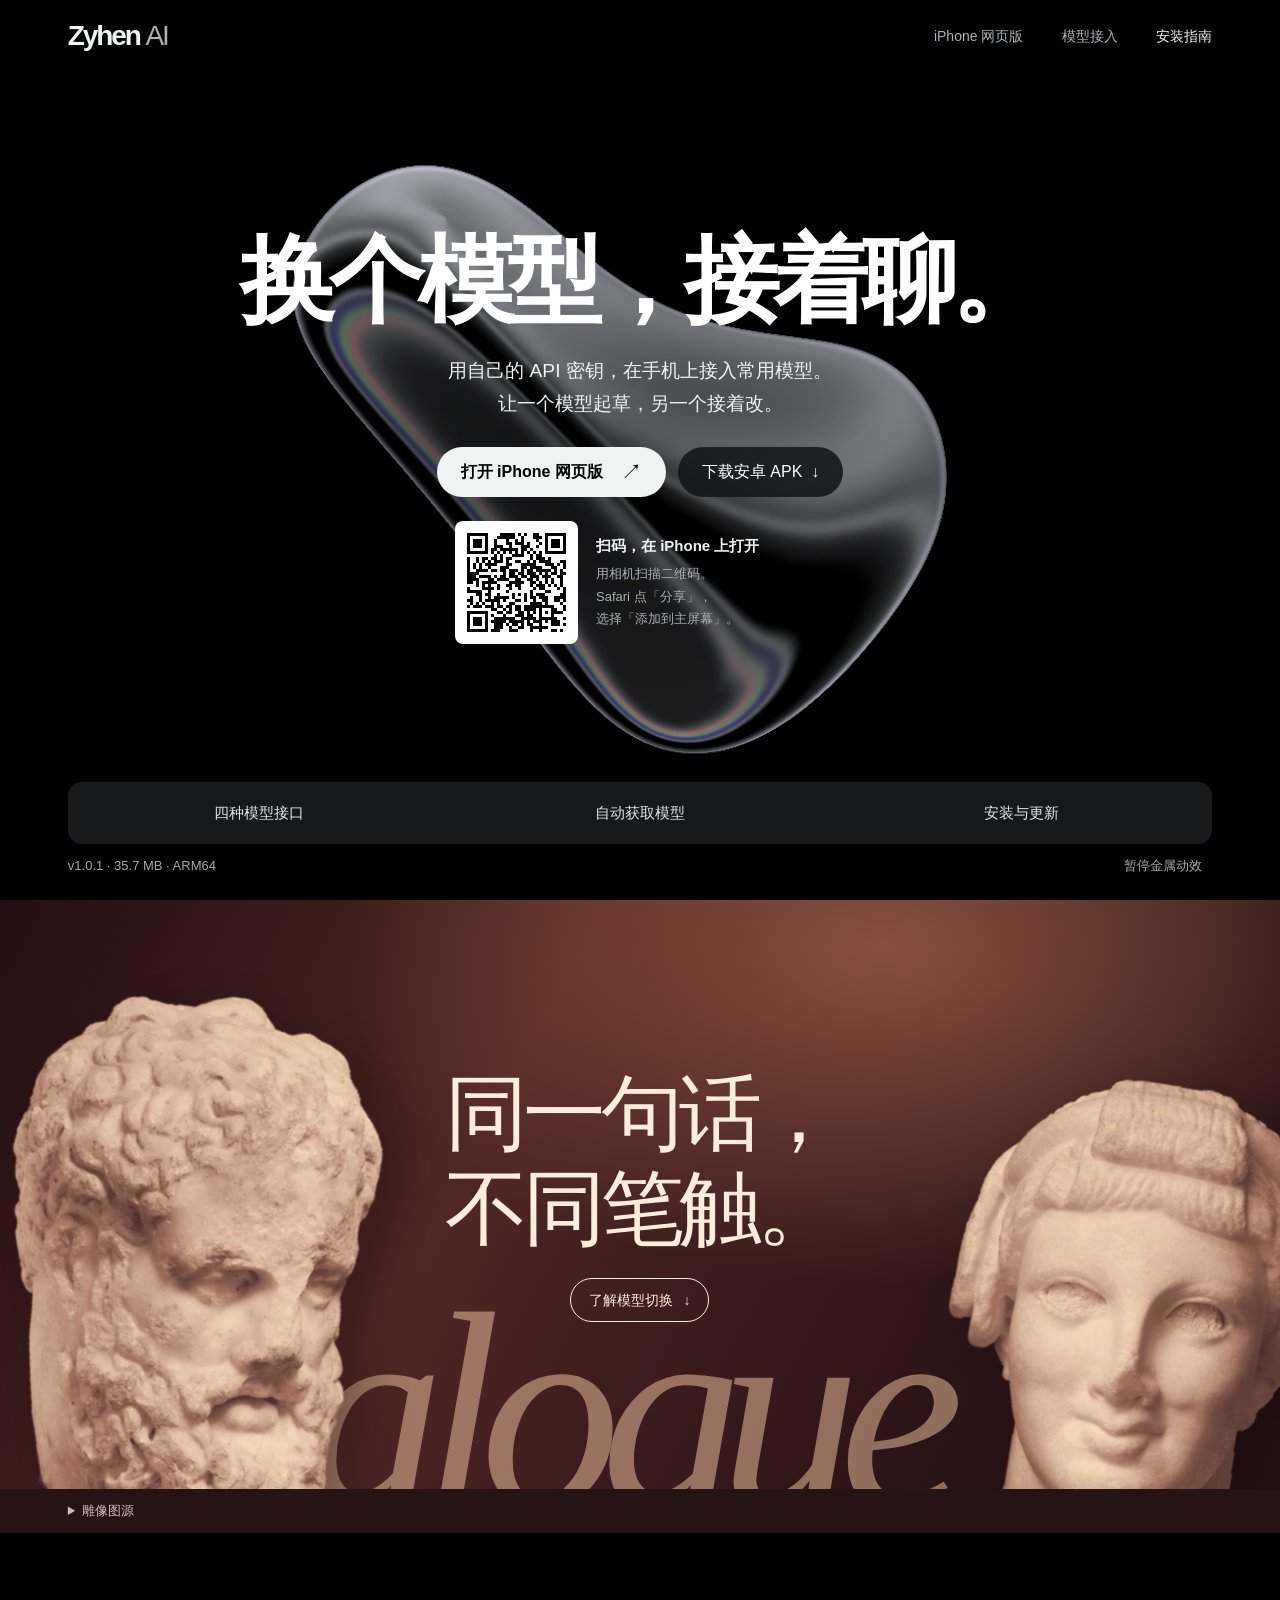
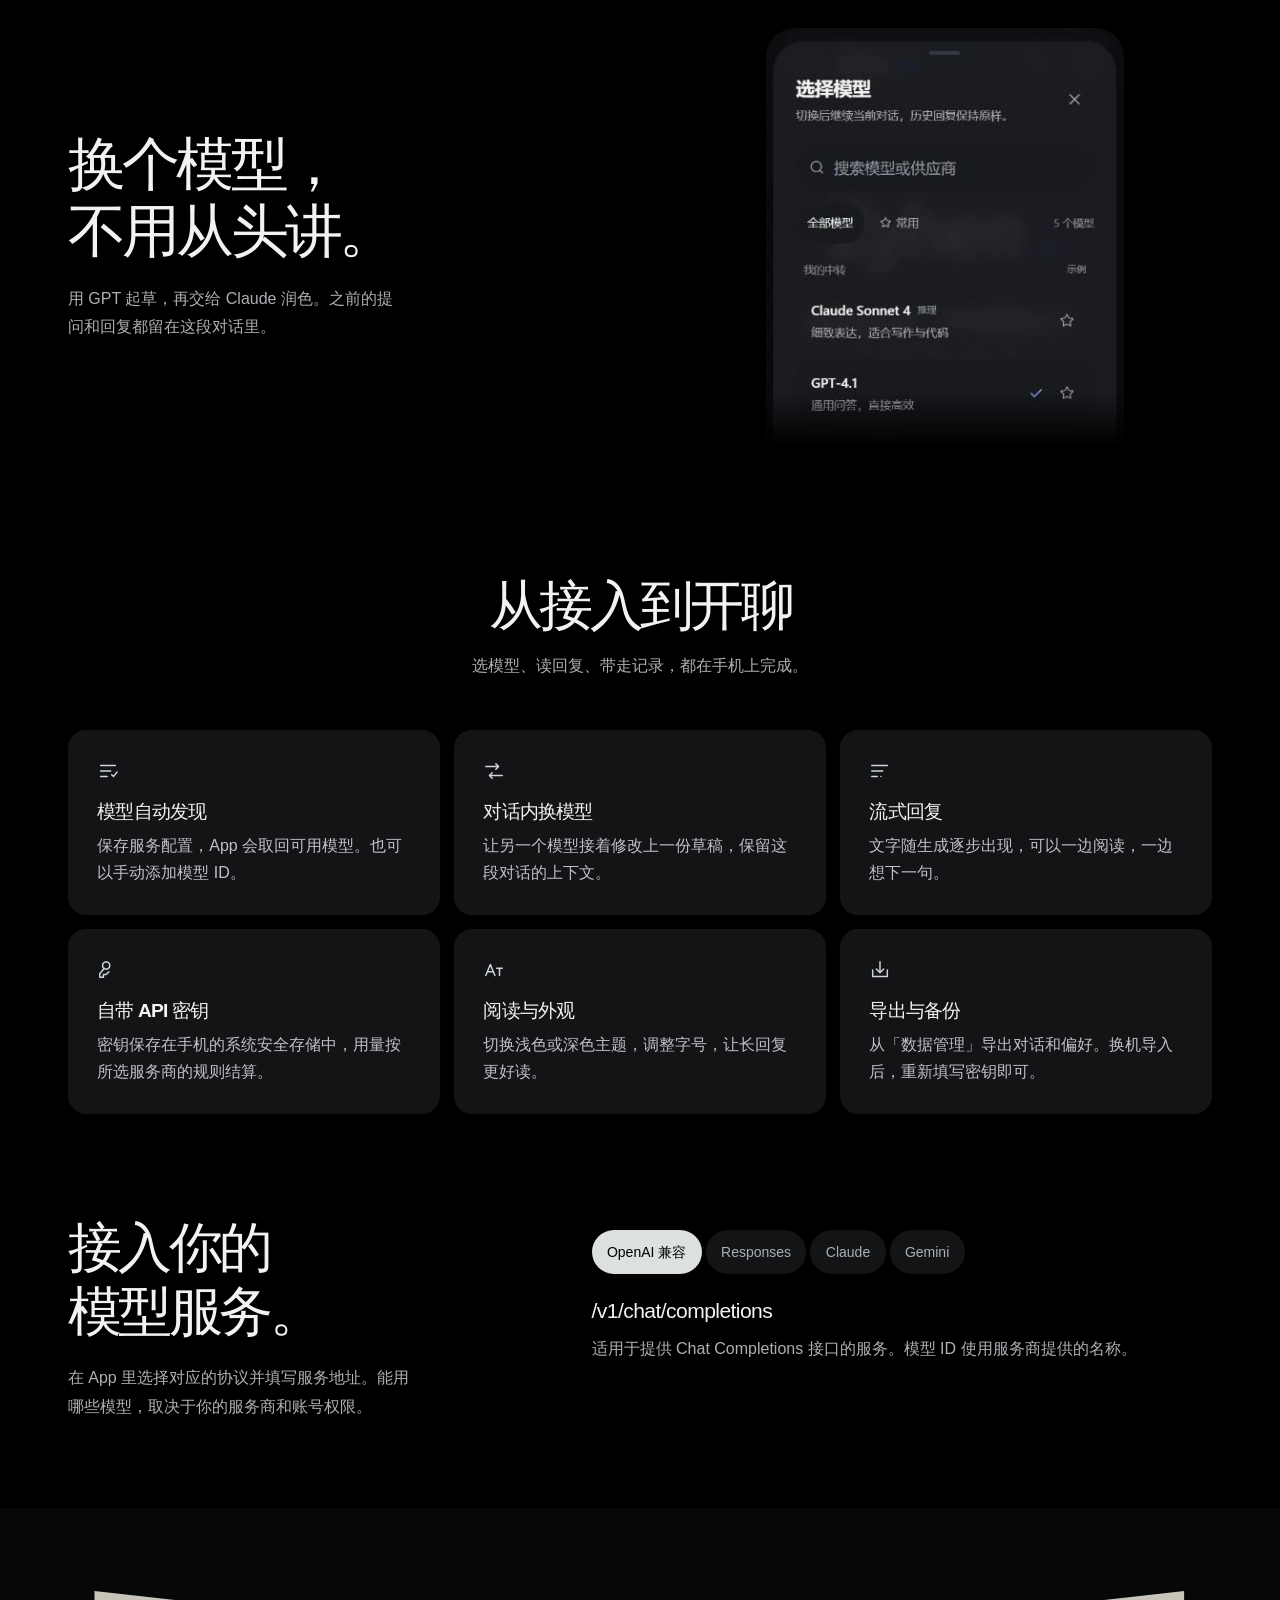
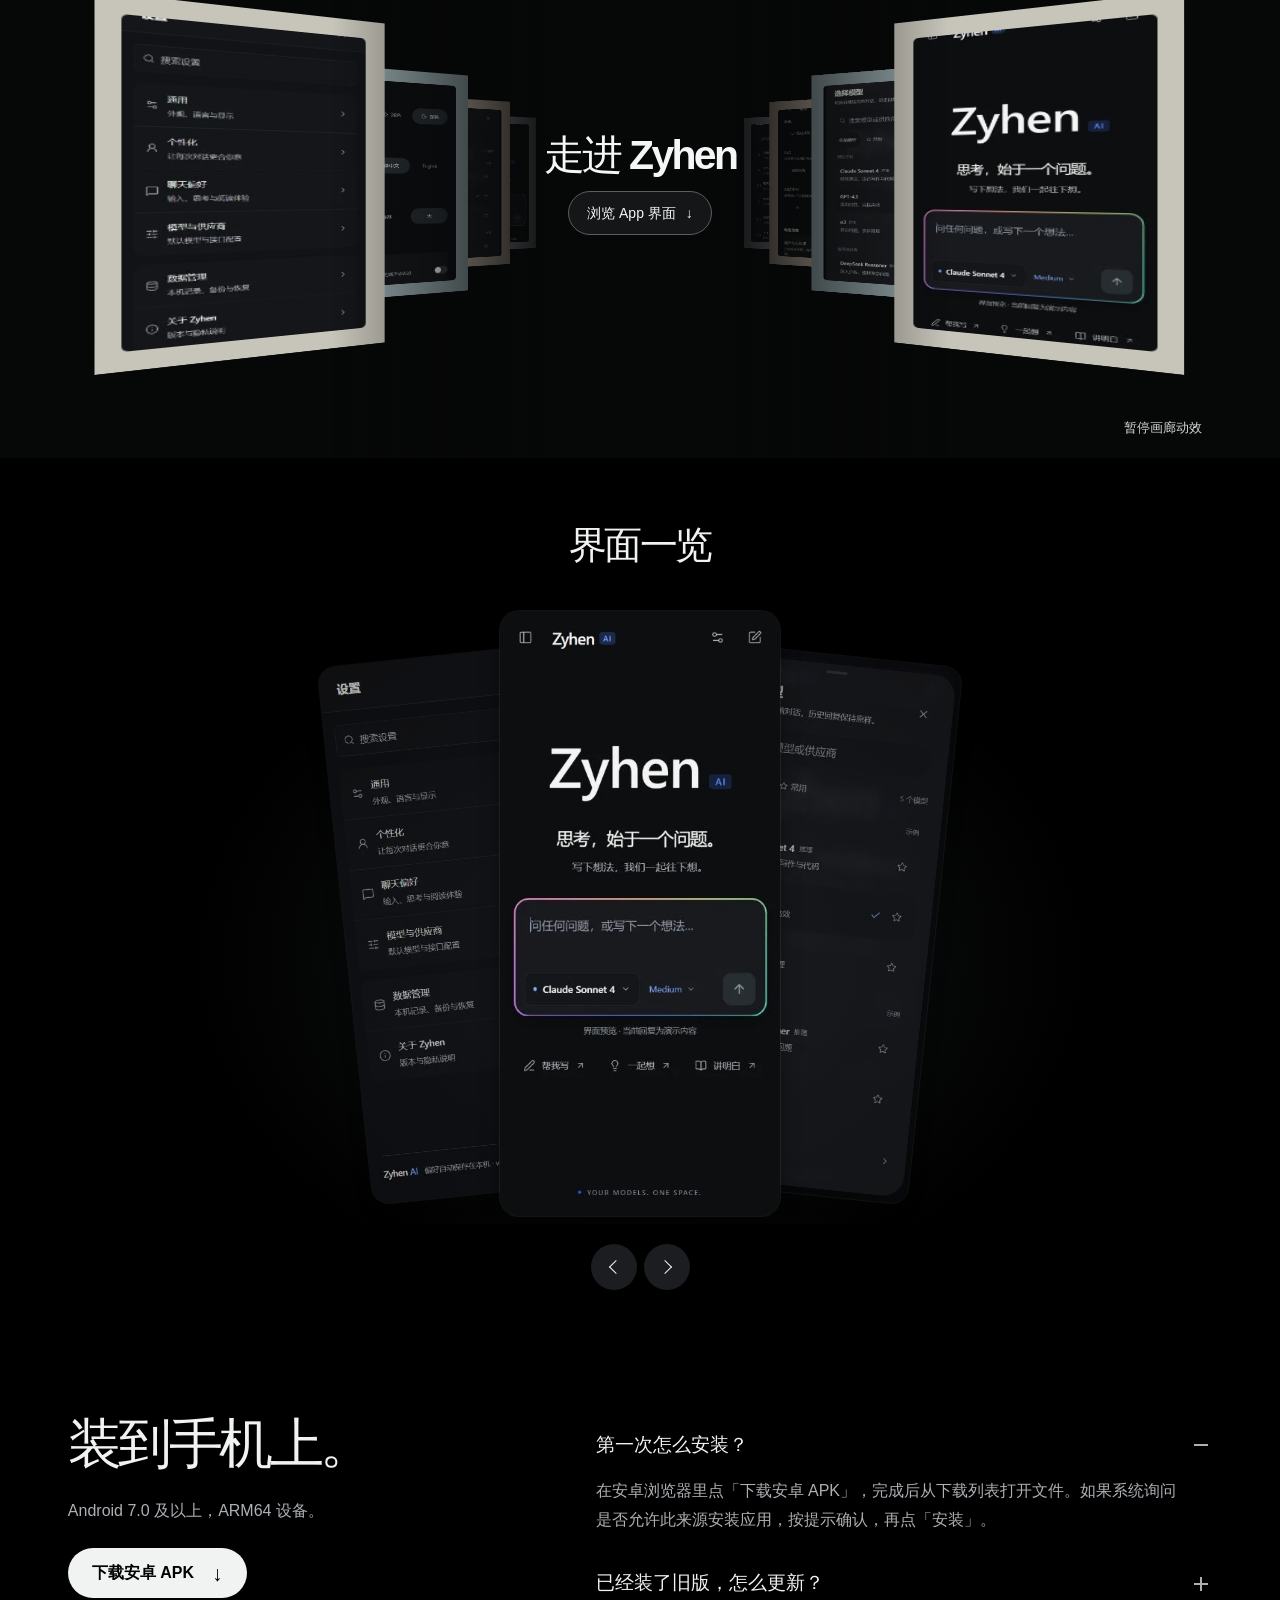
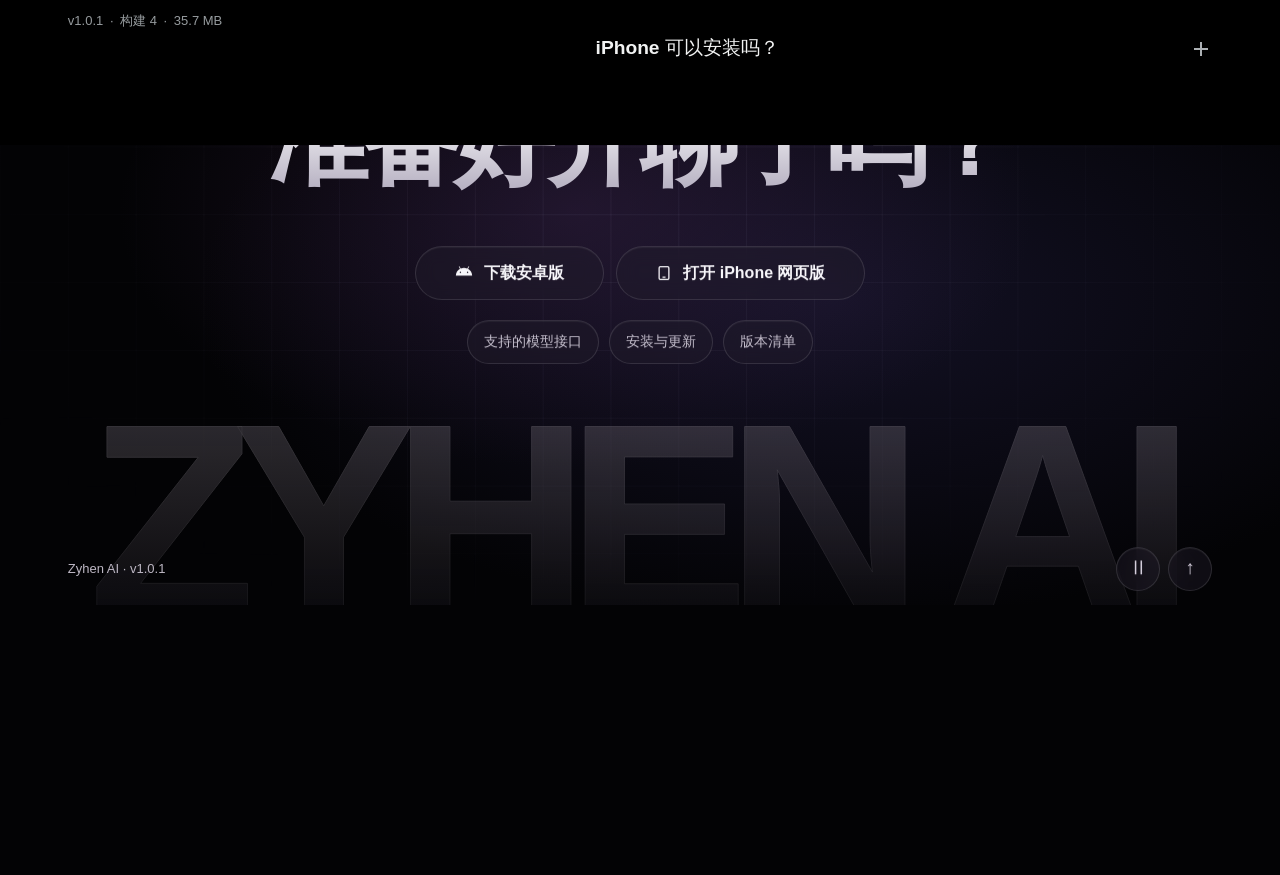
<file: index.html>
<!doctype html>
<html lang="zh-CN">
<head>
  <meta charset="utf-8"><meta name="viewport" content="width=device-width,initial-scale=1,viewport-fit=cover">
  <meta name="theme-color" content="#000000"><meta name="description" content="Zyhen AI 是自带密钥的手机 AI 客户端。在同一段对话里切换模型，打开 iPhone 网页版，或下载 Android 安装包。">
  <link  rel="icon" href="media/icon.png"><title>Zyhen AI · 手机 AI 客户端</title>
  <script type="module" crossorigin src="./assets/index-BeRY33ts.js"></script>
  <link rel="stylesheet" crossorigin href="./assets/index-DDs6SQxK.css">
</head>
<body id="top">
  <a class="skip" href="#main">跳到正文</a>
  <header class="mast"><div class="wrap mast-inner"><a class="brand" href="#top" aria-label="Zyhen AI 首页">Zyhen<span>AI</span></a><nav aria-label="官网导航"><a data-zyhen-web-app href="./app/">iPhone 网页版</a><a class="nav-extra" href="#connect">模型接入</a><a class="nav-download" href="#install">安装指南</a></nav></div></header>
  <main id="main">
    <section class="metal-hero" aria-labelledby="hero-title">
      <div class="metal-art" aria-hidden="true"><video  muted loop playsinline preload="none" poster="media/silver-drop.webp" data-src="media/silver-drop.mp4" width="880" height="672"></video></div>
      <div class="metal-copy wrap">
        <h1 id="hero-title"><span>换个模型，</span><span>接着聊。</span></h1>
        <p>用自己的 API 密钥，在手机上接入常用模型。<br>让一个模型起草，另一个接着改。</p>
        <div class="metal-actions"><a class="download" data-zyhen-web-app href="./app/">打开 iPhone 网页版 <span aria-hidden="true">↗</span></a><a class="metal-secondary" href="Zyhen-AI-1.0.1-b4-arm64.apk" download>下载安卓 APK <span aria-hidden="true">↓</span></a></div>
        <figure class="web-access" aria-labelledby="web-access-title">
          <a class="web-qr" href="./app/" aria-label="打开二维码对应的 Zyhen AI 网页版"><img  src="media/iphone-web-qr.png" width="246" height="246" alt="Zyhen AI 网页版访问二维码"></a>
          <figcaption><strong id="web-access-title">扫码，在 iPhone 上打开</strong><p>用相机扫描二维码。<br>Safari 点「分享」，<br>选择「添加到主屏幕」。</p></figcaption>
        </figure>
      </div>
      <div class="metal-foot wrap"><div class="metal-strip"><a href="#connect">四种模型接口</a><a href="#features">自动获取模型</a><a href="#install">安装与更新</a></div>
      <div class="metal-meta"><span>v1.0.1 · 35.7 MB · ARM64</span><button type="button" class="edition-toggle" hidden>暂停金属动效</button></div></div>
    </section>
    <section id="atelier" class="atelier" aria-labelledby="atelier-title">
      <div class="atelier-scene">
        <div class="atelier-light" aria-hidden="true"></div>
        <img  class="sculpture sculpture-left" src="media/herakles.webp" alt="" width="448" height="632" loading="lazy">
        <img  class="sculpture sculpture-right" src="media/apollo.webp" alt="" width="470" height="600" loading="lazy">
        <div class="atelier-copy"><h2 id="atelier-title">同一句话，<br>不同笔触。</h2><a href="#reader">了解模型切换 <span aria-hidden="true">↓</span></a></div>
        <div class="atelier-type" aria-hidden="true">Dialogue</div>
        <div class="atelier-curtain" aria-hidden="true"><div class="meander"></div><span>Zyhen</span></div>
        <button class="atelier-skip" type="button" hidden>跳过动画</button>
      </div>
      <details class="art-credit"><summary>雕像图源</summary><p>大都会艺术博物馆开放馆藏 · <a href="https://www.metmuseum.org/art/collection/search/250678">赫拉克勒斯头像</a>、<a href="https://www.metmuseum.org/art/collection/search/255057">阿波罗头像</a> · <a href="https://creativecommons.org/publicdomain/zero/1.0/">CC0</a>，经裁切与调色。</p></details>
    </section>
    <section id="reader" class="chapter wrap" aria-labelledby="reader-title">
      <div class="chapter-intro"><h2 id="reader-title">换个模型，<br>不用从头讲。</h2><p>用 GPT 起草，再交给 Claude 润色。之前的提问和回复都留在这段对话里。</p></div>
      <figure class="model-detail"><img  src="media/models.webp" width="375" height="811" alt="App 的模型选择面板，列有 Claude Sonnet 4 和 GPT-4.1，当前勾选 GPT-4.1。" loading="lazy"></figure>
    </section>
    <section id="features" class="feature-section wrap" aria-labelledby="features-title"><div class="feature-intro"><h2 id="features-title">从接入到开聊</h2><p>选模型、读回复、带走记录，都在手机上完成。</p></div><div class="feature-grid">
        <article><svg aria-hidden="true" width="22" height="22" viewBox="0 0 24 24" fill="none" stroke="currentColor" stroke-width="1.6" stroke-linecap="round" stroke-linejoin="round"><path d="M4 6h16M4 12h11M4 18h7m5-2 2 2 4-5"/></svg><h3>模型自动发现</h3><p>保存服务配置，App 会取回可用模型。也可以手动添加模型 ID。</p></article>
        <article><svg aria-hidden="true" width="22" height="22" viewBox="0 0 24 24" fill="none" stroke="currentColor" stroke-width="1.6" stroke-linecap="round" stroke-linejoin="round"><path d="M3 7h14l-3-3m7 13H7l3 3M17 7l-3 3M7 17l3-3"/></svg><h3>对话内换模型</h3><p>让另一个模型接着修改上一份草稿，保留这段对话的上下文。</p></article>
        <article><svg aria-hidden="true" width="22" height="22" viewBox="0 0 24 24" fill="none" stroke="currentColor" stroke-width="1.6" stroke-linecap="round" stroke-linejoin="round"><path d="M3 6h17M3 12h12M3 18h6m4 0h.01"/></svg><h3>流式回复</h3><p>文字随生成逐步出现，可以一边阅读，一边想下一句。</p></article>
        <article><svg aria-hidden="true" width="22" height="22" viewBox="0 0 24 24" fill="none" stroke="currentColor" stroke-width="1.6" stroke-linecap="round" stroke-linejoin="round"><path d="M14 7a4 4 0 1 0 0 .1m-6 3L3 16v4h4v-3h3l3-3"/></svg><h3>自带 API 密钥</h3><p>密钥保存在手机的系统安全存储中，用量按所选服务商的规则结算。</p></article>
        <article><svg aria-hidden="true" width="22" height="22" viewBox="0 0 24 24" fill="none" stroke="currentColor" stroke-width="1.6" stroke-linecap="round" stroke-linejoin="round"><path d="M3 18l5-12 5 12M5 14h6m4-4h6m-3 0v8"/></svg><h3>阅读与外观</h3><p>切换浅色或深色主题，调整字号，让长回复更好读。</p></article>
        <article><svg aria-hidden="true" width="22" height="22" viewBox="0 0 24 24" fill="none" stroke="currentColor" stroke-width="1.6" stroke-linecap="round" stroke-linejoin="round"><path d="M4 12v7h16v-7M12 3v12m-4-4 4 4 4-4"/></svg><h3>导出与备份</h3><p>从「数据管理」导出对话和偏好。换机导入后，重新填写密钥即可。</p></article>
      </div></section>
    <section id="connect" class="chapter wrap" aria-labelledby="connect-title"><div class="chapter-intro"><h2 id="connect-title">接入你的<br>模型服务。</h2><p>在 App 里选择对应的协议并填写服务地址。能用哪些模型，取决于你的服务商和账号权限。</p></div><div id="protocols" class="connections"><h3>支持的接口</h3><p>OpenAI 兼容、OpenAI Responses、Claude Messages、Gemini。</p></div></section>
    <section id="endless" class="passage" aria-labelledby="passage-title"><div class="passage-walls" aria-hidden="true"><div class="passage-plane left" style="--slot:0"><img  src="media/composer.webp" width="375" height="811" loading="lazy" alt=""></div><div class="passage-plane left" style="--slot:1"><img  src="media/models.webp" width="375" height="811" loading="lazy" alt=""></div><div class="passage-plane left" style="--slot:2"><img  src="media/appearance.webp" width="375" height="811" loading="lazy" alt=""></div><div class="passage-plane left" style="--slot:3"><img  src="media/settings.webp" width="375" height="811" loading="lazy" alt=""></div><div class="passage-plane right" style="--slot:0"><img  src="media/settings.webp" width="375" height="811" loading="lazy" alt=""></div><div class="passage-plane right" style="--slot:1"><img  src="media/appearance.webp" width="375" height="811" loading="lazy" alt=""></div><div class="passage-plane right" style="--slot:2"><img  src="media/models.webp" width="375" height="811" loading="lazy" alt=""></div><div class="passage-plane right" style="--slot:3"><img  src="media/composer.webp" width="375" height="811" loading="lazy" alt=""></div></div><div class="passage-copy"><h2 id="passage-title">走进 Zyhen</h2><a href="#preview">浏览 App 界面 <span aria-hidden="true">↓</span></a></div><button type="button" class="edition-toggle" hidden>暂停画廊动效</button></section>
    <div id="inside" class="legacy-anchor"></div>
    <section id="preview" class="wrap" aria-labelledby="preview-title">
      <h2 id="preview-title">界面一览</h2>
      <div id="preview-screen"><figure class="deck-fallback"><img  src="media/composer.webp" alt="Zyhen AI 对话首页" width="375" height="811" loading="lazy"></figure></div>
    </section>
    <section id="install" class="chapter wrap" aria-labelledby="install-title"><div class="chapter-intro"><h2 id="install-title">装到手机上。</h2><p>Android 7.0 及以上，ARM64 设备。</p><a class="download" href="Zyhen-AI-1.0.1-b4-arm64.apk" download>下载安卓 APK <span aria-hidden="true">↓</span></a><small>v1.0.1 <b>·</b> 构建 4 <b>·</b> 35.7 MB</small></div><div id="questions"><details open><summary>第一次怎么安装？</summary><p>用安卓浏览器下载并打开 APK，在系统提示中确认安装。</p></details><details><summary>装过旧版怎么更新？</summary><p>保留旧版，打开新版安装包，选择「更新」。也可以在设置中检查更新。</p></details><details><summary>iPhone 可以安装吗？</summary><p>可以。<a href="./app/">打开 iPhone 网页版</a>，在 Safari 中点「分享」→「添加到主屏幕」。首次使用时，请在设置中配置自己的模型服务和 API 密钥；服务地址需支持浏览器跨域访问（CORS）。</p></details></div></section>
  </main>
  <footer id="footer" class="motion-footer" aria-labelledby="footer-title">
    <div class="mf-panel">
      <div class="mf-aurora" aria-hidden="true"></div>
      <div class="mf-grid" aria-hidden="true"></div>
      <div class="mf-ribbon" aria-hidden="true"><div class="mf-track">
        <span>模型切换 <i></i> 流式对话 <i></i> 自带密钥 <i></i> 本机备份 <i></i></span>
      </div></div>
      <div class="mf-content">
        <h2 id="footer-title">准备好开聊了吗？</h2>
        <div class="mf-actions">
          <a class="mf-pill" href="Zyhen-AI-1.0.1-b4-arm64.apk" download><span><svg width="20" height="20" aria-hidden="true" viewBox="0 0 24 24" fill="currentColor"><path d="m7.2 6.9-1.5-2.6.86-.5 1.54 2.65a10.5 10.5 0 0 1 7.8 0l1.54-2.65.86.5-1.5 2.6a9.8 9.8 0 0 1 5 8.2H2.2a9.8 9.8 0 0 1 5-8.2ZM7.7 12a.85.85 0 1 0 0-1.7.85.85 0 0 0 0 1.7Zm8.6 0a.85.85 0 1 0 0-1.7.85.85 0 0 0 0 1.7Z"/></svg>下载安卓版</span></a>
          <a class="mf-pill" href="./app/"><span><svg width="18" height="18" viewBox="0 0 24 24" fill="none" stroke="currentColor" stroke-width="1.7" aria-hidden="true"><path d="M7 3.5h10a1.5 1.5 0 0 1 1.5 1.5v14a1.5 1.5 0 0 1-1.5 1.5H7A1.5 1.5 0 0 1 5.5 19V5A1.5 1.5 0 0 1 7 3.5Zm3 14h4" stroke-linejoin="round"/></svg>打开 iPhone 网页版</span></a>
        </div>
        <div class="mf-links"><a href="#connect">支持的模型接口</a><a href="#install">安装与更新</a><a href="latest.json">版本清单</a></div>
      </div>
      <div class="mf-word" aria-hidden="true">ZYHEN AI</div>
      <div class="mf-bottom"><span>Zyhen AI · v1.0.1</span><div><button class="mf-toggle" type="button" aria-label="暂停页脚动效" hidden><span aria-hidden="true">Ⅱ</span></button><a class="mf-top" href="#top" aria-label="回到顶部" title="回到顶部">↑</a></div></div>
    </div>
  </footer>
</body></html>
</file>
<file: assets/index-DDs6SQxK.css>
.motion-footer{position:relative;isolation:isolate;overflow:hidden;background:#030305;scroll-margin-top:60px}.mf-panel{position:relative;isolation:isolate;overflow:hidden;background:#030305;min-height:clamp(460px,57vw,760px);display:grid;align-content:center;padding:100px 18px 135px;transform:translate3d(0,var(--curtain-offset,0px),0)}.mf-aurora,.mf-grid,.mf-word,.mf-ribbon{position:absolute;pointer-events:none;-webkit-user-select:none;-moz-user-select:none;user-select:none;z-index:-1}.mf-aurora{top:0;right:0;bottom:0;left:0;background:radial-gradient(ellipse at 45% 46%,#42275266,transparent 46%),radial-gradient(ellipse at 65% 58%,#29244f70,transparent 54%);animation:mf-breathe 9s ease-in-out alternate infinite}.mf-grid{top:0;right:0;bottom:0;left:0;background-image:linear-gradient(to right,#d9d5ff0e 1px,transparent 1px),linear-gradient(to bottom,#d9d5ff0e 1px,transparent 1px);background-size:clamp(42px,5.3vw,78px) clamp(42px,5.3vw,78px);-webkit-mask-image:radial-gradient(ellipse at center,#000 8%,transparent 82%);mask-image:radial-gradient(ellipse at center,#000 8%,transparent 82%)}.mf-ribbon{inset:6% -4% auto;overflow:hidden;padding:12px 0;transform:rotate(-2.4deg);background:#08070bab;border-block:1px solid #ffffff0b}.mf-track{display:flex;width:-moz-max-content;width:max-content;animation:mf-marquee 28s linear infinite}.mf-track span{display:flex;align-items:center;white-space:nowrap;gap:32px;padding-right:32px;font-size:13px;font-weight:600;letter-spacing:.25em;color:#aba7b4}.mf-track i{display:block;width:8px;height:8px;background:currentColor;clip-path:polygon(50% 0,62% 38%,100% 50%,62% 62%,50% 100%,38% 62%,0 50%,38% 38%);color:#9975c6}.mf-track i:nth-of-type(2n){color:#718cc7}.mf-content{position:relative;text-align:center}.mf-content h2{font-size:clamp(39px,7.8vw,112px);line-height:1.2;letter-spacing:-.07em;font-weight:710;margin:0 0 clamp(20px,3.5vw,48px);color:#e4e1e9;background:linear-gradient(#fff 17%,#b3adbf 94%);background-clip:text;-webkit-background-clip:text;-webkit-text-fill-color:transparent}.mf-actions,.mf-links,.mf-bottom,.mf-bottom>div{display:flex;align-items:center;justify-content:center}.mf-actions{gap:12px}.mf-pill{display:inline-flex;min-height:54px;align-items:stretch;color:#f7f6fa;outline-offset:5px}.mf-pill span,.mf-links a,.mf-toggle,.mf-top{background:#221d2c6b;border:1px solid #ffffff21;border-radius:999px;box-shadow:inset 0 1px #ffffff0a;backdrop-filter:blur(10px);-webkit-backdrop-filter:blur(10px)}.mf-pill span{min-height:inherit;gap:10px;padding:0 clamp(20px,3vw,40px);display:inline-flex;align-items:center;justify-content:center;font-size:16px;font-weight:600;transition:background .18s}.mf-pill:hover span,.mf-pill:focus-visible span{background:#373043aa}.mf-pill:active span{scale:.96}.mf-links{gap:10px;margin-top:20px;flex-wrap:wrap}.mf-links a{display:inline-flex;align-items:center;min-height:44px;padding:0 16px;color:#c6c0ce;font-size:14px}.mf-links a:hover{color:#fff;background:#302a37}.mf-word{bottom:-.19em;left:0;width:100%;white-space:nowrap;text-align:center;font:850 clamp(56px,21.3vw,400px)/1 Arial,sans-serif;letter-spacing:-.082em;padding-right:.07em;color:transparent;background:linear-gradient(180deg,#79737d66,#50495438 64%,#08080c 90%);background-clip:text;-webkit-background-clip:text;-webkit-text-stroke:1px #ffffff0d}.mf-bottom{position:absolute;inset:auto var(--gutter) max(14px,env(safe-area-inset-bottom));justify-content:space-between;gap:10px;color:#bdb7c4;font-size:13px}.mf-bottom>div{gap:8px}.mf-top,.mf-toggle{color:#d4cedc;display:grid;place-items:center;width:44px;height:44px;font-size:19px}.mf-toggle[hidden]{display:none}.motion-footer:not([data-visible]) .mf-aurora,.motion-footer:not([data-visible]) .mf-track,.motion-footer[data-paused] .mf-aurora,.motion-footer[data-paused] .mf-track{animation-play-state:paused}@keyframes mf-marquee{to{transform:translate(-50%)}}@keyframes mf-breathe{to{transform:translate(3%,-1%) scale(1.12);opacity:.77}}@media(max-width:640px){.mf-panel{min-height:clamp(420px,63svh,500px);padding:95px 14px 115px}.mf-actions{gap:9px}.mf-pill{min-height:50px}.mf-pill span{padding:0 18px}.mf-links{gap:5px;margin-top:15px}.mf-links a{padding:0 10px;font-size:13px}}@media(prefers-reduced-motion:reduce){.mf-panel{transform:none}.mf-aurora,.mf-track{animation:none}.mf-toggle{display:none}}@media(forced-colors:active){.mf-content h2{-webkit-text-fill-color:CanvasText}}*,:before,:after{--tw-border-spacing-x: 0;--tw-border-spacing-y: 0;--tw-translate-x: 0;--tw-translate-y: 0;--tw-rotate: 0;--tw-skew-x: 0;--tw-skew-y: 0;--tw-scale-x: 1;--tw-scale-y: 1;--tw-pan-x: ;--tw-pan-y: ;--tw-pinch-zoom: ;--tw-scroll-snap-strictness: proximity;--tw-gradient-from-position: ;--tw-gradient-via-position: ;--tw-gradient-to-position: ;--tw-ordinal: ;--tw-slashed-zero: ;--tw-numeric-figure: ;--tw-numeric-spacing: ;--tw-numeric-fraction: ;--tw-ring-inset: ;--tw-ring-offset-width: 0px;--tw-ring-offset-color: #fff;--tw-ring-color: rgb(59 130 246 / .5);--tw-ring-offset-shadow: 0 0 #0000;--tw-ring-shadow: 0 0 #0000;--tw-shadow: 0 0 #0000;--tw-shadow-colored: 0 0 #0000;--tw-blur: ;--tw-brightness: ;--tw-contrast: ;--tw-grayscale: ;--tw-hue-rotate: ;--tw-invert: ;--tw-saturate: ;--tw-sepia: ;--tw-drop-shadow: ;--tw-backdrop-blur: ;--tw-backdrop-brightness: ;--tw-backdrop-contrast: ;--tw-backdrop-grayscale: ;--tw-backdrop-hue-rotate: ;--tw-backdrop-invert: ;--tw-backdrop-opacity: ;--tw-backdrop-saturate: ;--tw-backdrop-sepia: ;--tw-contain-size: ;--tw-contain-layout: ;--tw-contain-paint: ;--tw-contain-style: }::backdrop{--tw-border-spacing-x: 0;--tw-border-spacing-y: 0;--tw-translate-x: 0;--tw-translate-y: 0;--tw-rotate: 0;--tw-skew-x: 0;--tw-skew-y: 0;--tw-scale-x: 1;--tw-scale-y: 1;--tw-pan-x: ;--tw-pan-y: ;--tw-pinch-zoom: ;--tw-scroll-snap-strictness: proximity;--tw-gradient-from-position: ;--tw-gradient-via-position: ;--tw-gradient-to-position: ;--tw-ordinal: ;--tw-slashed-zero: ;--tw-numeric-figure: ;--tw-numeric-spacing: ;--tw-numeric-fraction: ;--tw-ring-inset: ;--tw-ring-offset-width: 0px;--tw-ring-offset-color: #fff;--tw-ring-color: rgb(59 130 246 / .5);--tw-ring-offset-shadow: 0 0 #0000;--tw-ring-shadow: 0 0 #0000;--tw-shadow: 0 0 #0000;--tw-shadow-colored: 0 0 #0000;--tw-blur: ;--tw-brightness: ;--tw-contrast: ;--tw-grayscale: ;--tw-hue-rotate: ;--tw-invert: ;--tw-saturate: ;--tw-sepia: ;--tw-drop-shadow: ;--tw-backdrop-blur: ;--tw-backdrop-brightness: ;--tw-backdrop-contrast: ;--tw-backdrop-grayscale: ;--tw-backdrop-hue-rotate: ;--tw-backdrop-invert: ;--tw-backdrop-opacity: ;--tw-backdrop-saturate: ;--tw-backdrop-sepia: ;--tw-contain-size: ;--tw-contain-layout: ;--tw-contain-paint: ;--tw-contain-style: }*,:before,:after{box-sizing:border-box;border-width:0;border-style:solid;border-color:#e5e7eb}:before,:after{--tw-content: ""}html,:host{line-height:1.5;-webkit-text-size-adjust:100%;-moz-tab-size:4;-o-tab-size:4;tab-size:4;font-family:ui-sans-serif,system-ui,sans-serif,"Apple Color Emoji","Segoe UI Emoji",Segoe UI Symbol,"Noto Color Emoji";font-feature-settings:normal;font-variation-settings:normal;-webkit-tap-highlight-color:transparent}body{margin:0;line-height:inherit}hr{height:0;color:inherit;border-top-width:1px}abbr:where([title]){-webkit-text-decoration:underline dotted;text-decoration:underline dotted}h1,h2,h3,h4,h5,h6{font-size:inherit;font-weight:inherit}a{color:inherit;text-decoration:inherit}b,strong{font-weight:bolder}code,kbd,samp,pre{font-family:ui-monospace,SFMono-Regular,Menlo,Monaco,Consolas,Liberation Mono,Courier New,monospace;font-feature-settings:normal;font-variation-settings:normal;font-size:1em}small{font-size:80%}sub,sup{font-size:75%;line-height:0;position:relative;vertical-align:baseline}sub{bottom:-.25em}sup{top:-.5em}table{text-indent:0;border-color:inherit;border-collapse:collapse}button,input,optgroup,select,textarea{font-family:inherit;font-feature-settings:inherit;font-variation-settings:inherit;font-size:100%;font-weight:inherit;line-height:inherit;letter-spacing:inherit;color:inherit;margin:0;padding:0}button,select{text-transform:none}button,input:where([type=button]),input:where([type=reset]),input:where([type=submit]){-webkit-appearance:button;background-color:transparent;background-image:none}:-moz-focusring{outline:auto}:-moz-ui-invalid{box-shadow:none}progress{vertical-align:baseline}::-webkit-inner-spin-button,::-webkit-outer-spin-button{height:auto}[type=search]{-webkit-appearance:textfield;outline-offset:-2px}::-webkit-search-decoration{-webkit-appearance:none}::-webkit-file-upload-button{-webkit-appearance:button;font:inherit}summary{display:list-item}blockquote,dl,dd,h1,h2,h3,h4,h5,h6,hr,figure,p,pre{margin:0}fieldset{margin:0;padding:0}legend{padding:0}ol,ul,menu{list-style:none;margin:0;padding:0}dialog{padding:0}textarea{resize:vertical}input::-moz-placeholder,textarea::-moz-placeholder{opacity:1;color:#9ca3af}input::placeholder,textarea::placeholder{opacity:1;color:#9ca3af}button,[role=button]{cursor:pointer}:disabled{cursor:default}img,svg,video,canvas,audio,iframe,embed,object{display:block;vertical-align:middle}img,video{max-width:100%;height:auto}[hidden]:where(:not([hidden=until-found])){display:none}:root{--background: 0 0% 100%;--foreground: 240 10% 3.9%;--card: 0 0% 100%;--card-foreground: var(--foreground);--primary: 240 5.9% 10%;--primary-foreground: 0 0% 98%;--secondary: 240 4.8% 95.9%;--secondary-foreground: var(--primary);--accent: var(--secondary);--accent-foreground: var(--primary);--muted-foreground: 240 3.8% 46.1%;--destructive: 0 84.2% 60.2%;--destructive-foreground: 0 0% 98%;--border: 240 5.9% 90%;--input: var(--border);--ring: 240 10% 3.9%;--radius: .5rem}*{--tw-border-opacity: 1;border-color:hsl(var(--border) / var(--tw-border-opacity, 1))}body{--tw-bg-opacity: 1;background-color:hsl(var(--background) / var(--tw-bg-opacity, 1));--tw-text-opacity: 1;color:hsl(var(--foreground) / var(--tw-text-opacity, 1))}#root{isolation:isolate}.container{width:100%}@media(min-width:640px){.container{max-width:640px}}@media(min-width:768px){.container{max-width:768px}}@media(min-width:1024px){.container{max-width:1024px}}@media(min-width:1280px){.container{max-width:1280px}}@media(min-width:1536px){.container{max-width:1536px}}.sr-only{position:absolute;width:1px;height:1px;padding:0;margin:-1px;overflow:hidden;clip:rect(0,0,0,0);white-space:nowrap;border-width:0}.visible{visibility:visible}.fixed{position:fixed}.absolute{position:absolute}.relative{position:relative}.inset-0{top:0;right:0;bottom:0;left:0}.z-10{z-index:10}.mx-auto{margin-left:auto;margin-right:auto}.flex{display:flex}.inline-flex{display:inline-flex}.grid{display:grid}.hidden{display:none}.h-10{height:2.5rem}.h-11{height:2.75rem}.h-9{height:2.25rem}.min-h-screen{min-height:100vh}.w-10{width:2.5rem}.max-w-3xl{max-width:48rem}.max-w-7xl{max-width:80rem}.transform{transform:translate(var(--tw-translate-x),var(--tw-translate-y)) rotate(var(--tw-rotate)) skew(var(--tw-skew-x)) skewY(var(--tw-skew-y)) scaleX(var(--tw-scale-x)) scaleY(var(--tw-scale-y))}.grid-cols-1{grid-template-columns:repeat(1,minmax(0,1fr))}.flex-col{flex-direction:column}.items-center{align-items:center}.justify-center{justify-content:center}.gap-4{gap:1rem}.gap-6{gap:1.5rem}.space-y-1\.5>:not([hidden])~:not([hidden]){--tw-space-y-reverse: 0;margin-top:calc(.375rem * calc(1 - var(--tw-space-y-reverse)));margin-bottom:calc(.375rem * var(--tw-space-y-reverse))}.space-y-6>:not([hidden])~:not([hidden]){--tw-space-y-reverse: 0;margin-top:calc(1.5rem * calc(1 - var(--tw-space-y-reverse)));margin-bottom:calc(1.5rem * var(--tw-space-y-reverse))}.space-y-8>:not([hidden])~:not([hidden]){--tw-space-y-reverse: 0;margin-top:calc(2rem * calc(1 - var(--tw-space-y-reverse)));margin-bottom:calc(2rem * var(--tw-space-y-reverse))}.overflow-hidden{overflow:hidden}.whitespace-nowrap{white-space:nowrap}.rounded-full{border-radius:9999px}.rounded-lg{border-radius:var(--radius)}.rounded-md{border-radius:calc(var(--radius) - 2px)}.border{border-width:1px}.border-foreground\/20{border-color:hsl(var(--foreground) / .2)}.border-foreground\/30{border-color:hsl(var(--foreground) / .3)}.border-input{--tw-border-opacity: 1;border-color:hsl(var(--input) / var(--tw-border-opacity, 1))}.border-transparent{border-color:transparent}.bg-background{--tw-bg-opacity: 1;background-color:hsl(var(--background) / var(--tw-bg-opacity, 1))}.bg-card{--tw-bg-opacity: 1;background-color:hsl(var(--card) / var(--tw-bg-opacity, 1))}.bg-destructive{--tw-bg-opacity: 1;background-color:hsl(var(--destructive) / var(--tw-bg-opacity, 1))}.bg-foreground{--tw-bg-opacity: 1;background-color:hsl(var(--foreground) / var(--tw-bg-opacity, 1))}.bg-foreground\/10{background-color:hsl(var(--foreground) / .1)}.bg-primary{--tw-bg-opacity: 1;background-color:hsl(var(--primary) / var(--tw-bg-opacity, 1))}.bg-secondary{--tw-bg-opacity: 1;background-color:hsl(var(--secondary) / var(--tw-bg-opacity, 1))}.p-6{padding:1.5rem}.p-8{padding:2rem}.px-2\.5{padding-left:.625rem;padding-right:.625rem}.px-3{padding-left:.75rem;padding-right:.75rem}.px-4{padding-left:1rem;padding-right:1rem}.px-6{padding-left:1.5rem;padding-right:1.5rem}.px-8{padding-left:2rem;padding-right:2rem}.py-0\.5{padding-top:.125rem;padding-bottom:.125rem}.py-2{padding-top:.5rem;padding-bottom:.5rem}.py-6{padding-top:1.5rem;padding-bottom:1.5rem}.pt-0{padding-top:0}.pt-12{padding-top:3rem}.text-center{text-align:center}.text-2xl{font-size:1.5rem;line-height:2rem}.text-5xl{font-size:3rem;line-height:1}.text-lg{font-size:1.125rem;line-height:1.75rem}.text-sm{font-size:.875rem;line-height:1.25rem}.text-xl{font-size:1.25rem;line-height:1.75rem}.text-xs{font-size:.75rem;line-height:1rem}.font-bold{font-weight:700}.font-medium{font-weight:500}.font-semibold{font-weight:600}.leading-none{line-height:1}.leading-relaxed{line-height:1.625}.leading-tight{line-height:1.25}.tracking-tight{letter-spacing:-.025em}.text-background{--tw-text-opacity: 1;color:hsl(var(--background) / var(--tw-text-opacity, 1))}.text-card-foreground{--tw-text-opacity: 1;color:hsl(var(--card-foreground) / var(--tw-text-opacity, 1))}.text-destructive-foreground{--tw-text-opacity: 1;color:hsl(var(--destructive-foreground) / var(--tw-text-opacity, 1))}.text-foreground{--tw-text-opacity: 1;color:hsl(var(--foreground) / var(--tw-text-opacity, 1))}.text-foreground\/90{color:hsl(var(--foreground) / .9)}.text-muted-foreground{--tw-text-opacity: 1;color:hsl(var(--muted-foreground) / var(--tw-text-opacity, 1))}.text-primary{--tw-text-opacity: 1;color:hsl(var(--primary) / var(--tw-text-opacity, 1))}.text-primary-foreground{--tw-text-opacity: 1;color:hsl(var(--primary-foreground) / var(--tw-text-opacity, 1))}.text-secondary-foreground{--tw-text-opacity: 1;color:hsl(var(--secondary-foreground) / var(--tw-text-opacity, 1))}.underline-offset-4{text-underline-offset:4px}.shadow-2xl{--tw-shadow: 0 25px 50px -12px rgb(0 0 0 / .25);--tw-shadow-colored: 0 25px 50px -12px var(--tw-shadow-color);box-shadow:var(--tw-ring-offset-shadow, 0 0 #0000),var(--tw-ring-shadow, 0 0 #0000),var(--tw-shadow)}.shadow-sm{--tw-shadow: 0 1px 2px 0 rgb(0 0 0 / .05);--tw-shadow-colored: 0 1px 2px 0 var(--tw-shadow-color);box-shadow:var(--tw-ring-offset-shadow, 0 0 #0000),var(--tw-ring-shadow, 0 0 #0000),var(--tw-shadow)}.outline{outline-style:solid}.ring-offset-background{--tw-ring-offset-color: hsl(var(--background) / 1)}.backdrop-blur-md{--tw-backdrop-blur: blur(12px);-webkit-backdrop-filter:var(--tw-backdrop-blur) var(--tw-backdrop-brightness) var(--tw-backdrop-contrast) var(--tw-backdrop-grayscale) var(--tw-backdrop-hue-rotate) var(--tw-backdrop-invert) var(--tw-backdrop-opacity) var(--tw-backdrop-saturate) var(--tw-backdrop-sepia);backdrop-filter:var(--tw-backdrop-blur) var(--tw-backdrop-brightness) var(--tw-backdrop-contrast) var(--tw-backdrop-grayscale) var(--tw-backdrop-hue-rotate) var(--tw-backdrop-invert) var(--tw-backdrop-opacity) var(--tw-backdrop-saturate) var(--tw-backdrop-sepia)}.backdrop-blur-sm{--tw-backdrop-blur: blur(4px);-webkit-backdrop-filter:var(--tw-backdrop-blur) var(--tw-backdrop-brightness) var(--tw-backdrop-contrast) var(--tw-backdrop-grayscale) var(--tw-backdrop-hue-rotate) var(--tw-backdrop-invert) var(--tw-backdrop-opacity) var(--tw-backdrop-saturate) var(--tw-backdrop-sepia);backdrop-filter:var(--tw-backdrop-blur) var(--tw-backdrop-brightness) var(--tw-backdrop-contrast) var(--tw-backdrop-grayscale) var(--tw-backdrop-hue-rotate) var(--tw-backdrop-invert) var(--tw-backdrop-opacity) var(--tw-backdrop-saturate) var(--tw-backdrop-sepia)}.transition{transition-property:color,background-color,border-color,text-decoration-color,fill,stroke,opacity,box-shadow,transform,filter,backdrop-filter;transition-timing-function:cubic-bezier(.4,0,.2,1);transition-duration:.15s}.transition-all{transition-property:all;transition-timing-function:cubic-bezier(.4,0,.2,1);transition-duration:.15s}.transition-colors{transition-property:color,background-color,border-color,text-decoration-color,fill,stroke;transition-timing-function:cubic-bezier(.4,0,.2,1);transition-duration:.15s}.duration-300{transition-duration:.3s}.hover\:border-foreground\/50:hover{border-color:hsl(var(--foreground) / .5)}.hover\:bg-accent:hover{--tw-bg-opacity: 1;background-color:hsl(var(--accent) / var(--tw-bg-opacity, 1))}.hover\:bg-destructive\/80:hover{background-color:hsl(var(--destructive) / .8)}.hover\:bg-destructive\/90:hover{background-color:hsl(var(--destructive) / .9)}.hover\:bg-foreground\/10:hover{background-color:hsl(var(--foreground) / .1)}.hover\:bg-foreground\/20:hover{background-color:hsl(var(--foreground) / .2)}.hover\:bg-foreground\/90:hover{background-color:hsl(var(--foreground) / .9)}.hover\:bg-primary\/80:hover{background-color:hsl(var(--primary) / .8)}.hover\:bg-primary\/90:hover{background-color:hsl(var(--primary) / .9)}.hover\:bg-secondary\/80:hover{background-color:hsl(var(--secondary) / .8)}.hover\:text-accent-foreground:hover{--tw-text-opacity: 1;color:hsl(var(--accent-foreground) / var(--tw-text-opacity, 1))}.hover\:underline:hover{text-decoration-line:underline}.focus\:outline-none:focus{outline:2px solid transparent;outline-offset:2px}.focus\:ring-2:focus{--tw-ring-offset-shadow: var(--tw-ring-inset) 0 0 0 var(--tw-ring-offset-width) var(--tw-ring-offset-color);--tw-ring-shadow: var(--tw-ring-inset) 0 0 0 calc(2px + var(--tw-ring-offset-width)) var(--tw-ring-color);box-shadow:var(--tw-ring-offset-shadow),var(--tw-ring-shadow),var(--tw-shadow, 0 0 #0000)}.focus\:ring-ring:focus{--tw-ring-opacity: 1;--tw-ring-color: hsl(var(--ring) / var(--tw-ring-opacity, 1))}.focus\:ring-offset-2:focus{--tw-ring-offset-width: 2px}.focus-visible\:outline-none:focus-visible{outline:2px solid transparent;outline-offset:2px}.focus-visible\:ring-2:focus-visible{--tw-ring-offset-shadow: var(--tw-ring-inset) 0 0 0 var(--tw-ring-offset-width) var(--tw-ring-offset-color);--tw-ring-shadow: var(--tw-ring-inset) 0 0 0 calc(2px + var(--tw-ring-offset-width)) var(--tw-ring-color);box-shadow:var(--tw-ring-offset-shadow),var(--tw-ring-shadow),var(--tw-shadow, 0 0 #0000)}.focus-visible\:ring-ring:focus-visible{--tw-ring-opacity: 1;--tw-ring-color: hsl(var(--ring) / var(--tw-ring-opacity, 1))}.focus-visible\:ring-offset-2:focus-visible{--tw-ring-offset-width: 2px}.disabled\:pointer-events-none:disabled{pointer-events:none}.disabled\:opacity-50:disabled{opacity:.5}@media(min-width:640px){.sm\:flex-row{flex-direction:row}.sm\:text-2xl{font-size:1.5rem;line-height:2rem}.sm\:text-6xl{font-size:3.75rem;line-height:1}}@media(min-width:768px){.md\:grid-cols-3{grid-template-columns:repeat(3,minmax(0,1fr))}}@media(min-width:1024px){.lg\:px-8{padding-left:2rem;padding-right:2rem}.lg\:text-7xl{font-size:4.5rem;line-height:1}}@media(min-width:1280px){.xl\:text-8xl{font-size:6rem;line-height:1}}#reader{align-items:center;grid-template-columns:1fr 1fr;padding-block:clamp(52px,7.4vw,108px) clamp(22px,3vw,45px)}#reader h2{font-size:clamp(38px,4.5vw,68px);line-height:1.16}#reader h2 br{display:block}#reader p{max-width:21em;text-wrap:pretty}.model-detail{width:min(100%,358px);aspect-ratio:375 / 438;justify-self:center;position:relative;overflow:hidden;border-radius:8% 8% 0 0/7% 7% 0 0;mask-image:linear-gradient(to bottom,black 87%,transparent 100%);-webkit-mask-image:linear-gradient(to bottom,black 87%,transparent 100%)}.model-detail img{display:block;width:100%;height:auto}#preview{padding-block:clamp(40px,5vw,75px) clamp(34px,4.6vw,66px);scroll-margin-top:72px;text-align:center}#preview h2{font-size:clamp(30px,3vw,48px);margin-bottom:clamp(22px,3vw,40px)}#preview-screen{max-width:910px;margin-inline:auto}.deck{display:block;width:100%;min-width:0}.deck-stage{position:relative;display:grid;justify-items:center;isolation:isolate;width:100%;overflow:hidden;padding:5px 0 8px;-moz-user-select:none;user-select:none;-webkit-user-select:none;touch-action:pan-y pinch-zoom;background:radial-gradient(ellipse at 50% 57%,#15171a 0%,#08090a 38%,transparent 70%)}.deck-stack{display:grid;width:min(44%,clamp(150px,calc(46svh - 134px),292px));aspect-ratio:375 / 811}.deck-leaf{grid-area:1 / 1;width:100%;height:100%;-o-object-fit:cover;object-fit:cover;border-radius:6.8%/3.15%;pointer-events:none;background:#101113;box-shadow:0 0 0 1px #ffffff12,0 6px 20px #0006}.deck-arrows{display:flex;justify-content:center;gap:7px;margin-top:clamp(8px,1.5vw,22px)}.deck-arrows button{width:46px;height:46px;display:grid;place-items:center;border-radius:50%;background:#1b1d20;color:#f0f1f3;touch-action:manipulation;transition:transform .16s var(--ease),background .16s}.deck-arrows button:active{transform:scale(.94)}.deck-arrows button span{width:10px;height:10px;border-top:1.8px solid;border-right:1.8px solid}.arrow-prev{transform:translate(2px) rotate(-135deg)}.arrow-next{transform:translate(-2px) rotate(45deg)}.deck-fallback img{display:block;width:min(70%,292px);height:auto;margin-inline:auto}@media(hover:hover){.deck-stage{cursor:grab}.deck-stage:active{cursor:grabbing}.deck-arrows button:hover{background:#323539}}@media(max-width:800px){#reader{grid-template-columns:1fr;gap:28px}#reader p{max-width:27em}.model-detail{width:min(92%,334px)}#preview{scroll-margin-top:58px}}@media(max-width:540px){#preview-screen{margin-inline:calc(0px - var(--gutter))}.deck-stack{width:min(59%,31svh,255px)}.deck-arrows{margin-top:12px}}:root{--paper:#000;--ink:#f1f2f2;--sub:#acb0b4;--soft:#969b9e;--surface:#121416;--control:#202326;--silver:#dce0e0;--gutter:clamp(20px,5.3vw,86px);--ease:cubic-bezier(.23,1,.32,1);color-scheme:dark;background:var(--paper);color:var(--ink);scroll-behavior:smooth;-webkit-text-size-adjust:100%;font-family:Inter,-apple-system,BlinkMacSystemFont,Segoe UI,PingFang SC,Microsoft YaHei,sans-serif}body{margin:0;background:var(--paper);color:var(--ink)}body,button,input{font-family:inherit}h1,h2,h3,p,figure,dl,dd{margin:0}button,a,summary,input{-webkit-tap-highlight-color:transparent}button,summary{cursor:pointer}a{text-decoration:none}:focus-visible{outline:2px solid var(--silver);outline-offset:3px}.wrap{width:min(calc(100% - 2 * var(--gutter)),1260px);margin-inline:auto}.skip{position:fixed;z-index:31;top:8px;left:12px;padding:10px 16px;background:var(--silver);color:var(--paper);transform:translateY(-160%)}.skip:focus{transform:none}.mast{background:#000000d6;position:sticky;top:0;z-index:30;backdrop-filter:blur(18px);-webkit-backdrop-filter:blur(18px)}.mast-inner,.foot,.foot div,nav,.actions,.brand,.light-bar,.light-choices{display:flex;align-items:center}.mast-inner,.foot{justify-content:space-between;min-height:72px}.brand{gap:.2em;min-height:44px;color:var(--ink);font:650 28px/1 Segoe UI,Inter,sans-serif;letter-spacing:-.075em}.brand span{font-weight:330;color:var(--sub)}nav,.foot div{gap:clamp(14px,3vw,44px)}nav a,.foot div a,.quiet{display:inline-flex;align-items:center;min-height:44px;font-size:14px;font-weight:500;color:var(--sub);transition:color .16s}nav a:hover,.foot a:hover,.quiet:hover{color:var(--ink)}.nav-download{color:var(--ink)}.hero{display:grid;grid-template-columns:.98fr 1.12fr;gap:2%;align-items:center;min-height:clamp(540px,44vw,670px);padding:20px 0 52px}.intro,.optics,.chapter>*{min-width:0}h1,h2{text-wrap:balance;letter-spacing:-.065em;font-weight:580}h1{font-size:clamp(56px,6.6vw,101px);line-height:1.12}.title-line,.title-line span{display:block}.title-line{overflow:hidden;padding:.04em .12em .09em 0;margin:-.04em -.12em -.09em 0}.intro p,.chapter-intro>p{font-size:clamp(16px,1.23vw,19px);line-height:1.8;color:var(--sub);max-width:24em}.intro p{margin:24px 0}.actions{gap:24px}.download{display:inline-flex;align-items:center;justify-content:center;gap:18px;min-height:50px;border-radius:999px;background:var(--ink);color:var(--paper);font-weight:650;padding:0 24px;transition:transform .2s var(--ease),background .15s}.download span{font:500 21px/1 Segoe UI,sans-serif}.download:hover{transform:translateY(-2px);background:#fff}.download:active{transform:scale(.98)}.quiet{gap:7px;font-size:16px;color:var(--silver)}.quiet span{transition:transform .2s}.quiet:hover span{transform:translate(2px,2px)}small{display:block;margin-top:13px;color:var(--soft);font-size:13px;line-height:1.6;font-variant-numeric:tabular-nums}small b{font-weight:400;padding:0 3px}.optics{display:grid;justify-items:center;align-content:center}.lens-stage{position:relative;width:100%;max-height:560px;aspect-ratio:1.19;touch-action:pan-y pinch-zoom;cursor:grab;-moz-user-select:none;user-select:none;-webkit-user-select:none}.lens-stage:active{cursor:grabbing}.lens-stage img,.live-optic{position:absolute;height:100%;width:100%;top:0;right:0;bottom:0;left:0;-o-object-fit:contain;object-fit:contain;pointer-events:none}.light-bar{justify-content:center;flex-wrap:wrap;margin-top:4px;gap:6px;color:var(--sub);font-size:13px}.light-choices{gap:0;padding:0 4px;background:var(--surface);border-radius:999px}.light-choices button,.optic-aux{height:44px;display:inline-flex;align-items:center;justify-content:center;gap:6px;padding:0 10px;color:var(--sub);font-size:13px;border-radius:999px}.light-choices button[aria-pressed=true]{color:var(--ink);background:var(--control)}.drag-hint{margin-right:6px}.swatch{display:inline-block;width:8px;height:8px;border-radius:50%;background:var(--silver)}.ice{background:#95d5e8}.amber{background:#ecbc85}.optic-aux{width:44px;background:var(--surface);color:var(--silver);font-size:17px}.chapter{display:grid;grid-template-columns:.84fr 1.16fr;align-items:start;gap:6.5%;padding-block:clamp(56px,6.7vw,104px);scroll-margin-top:58px}h2{font-size:clamp(36px,4.25vw,66px);line-height:1.18}.chapter-intro>p{max-width:22em;margin:20px 0 0}h3{font-size:clamp(21px,1.8vw,28px);font-weight:570;letter-spacing:-.045em;line-height:1.4}.protocol-switch button{min-height:44px;border-radius:999px;padding:0 clamp(10px,1.2vw,18px);color:var(--sub);font-size:14px;white-space:nowrap;transition:color .16s,background .16s}.protocol-switch button[aria-pressed=true]{background:var(--silver);color:var(--paper)}.protocol-switch{display:flex;flex-wrap:wrap;gap:4px}.protocol-switch button{background:var(--surface)}.proto-output{min-height:134px;padding:22px 0 6px}.proto-output code{display:block;font:520 clamp(17px,1.65vw,25px)/1.45 Inter,"Segoe UI",sans-serif;color:var(--ink);letter-spacing:-.028em;overflow-wrap:anywhere}.proto-output p,.facts dd,#questions p{margin-top:8px;color:var(--sub);line-height:1.8;font-size:16px}.facts{display:grid;gap:19px;margin-top:16px}.facts>div{display:grid;grid-template-columns:6em 1fr;gap:16px}.facts dt{font-weight:550;line-height:1.8}.facts dd{margin:0}#install .download{margin-top:23px}.answer-trigger,#questions summary{width:100%;display:flex;justify-content:space-between;align-items:center;gap:16px;min-height:65px;text-align:left;padding:14px 4px;font-weight:550;font-size:clamp(17px,1.5vw,22px)}.answer-trigger i{position:relative;width:14px;height:14px;flex:none}.answer-trigger i:before,.answer-trigger i:after{content:"";position:absolute;top:6px;left:0;width:14px;height:2px;background:var(--sub)}.answer-trigger i:after{transform:rotate(90deg);transition:transform .18s}.answer-trigger[aria-expanded=true] i:after{transform:none}#questions p{margin:0;padding:0 24px 16px 4px}#questions p a{color:var(--ink);text-decoration:underline;text-underline-offset:3px}.foot{min-height:110px}@media(prefers-reduced-motion:no-preference){.title-line>span{animation:unmask .75s var(--ease) both}.title-line+.title-line>span{animation-delay:.09s}.arrive{animation:arrive .58s var(--ease) both}@keyframes unmask{0%{transform:translateY(100%)}to{transform:none}}@keyframes arrive{0%{opacity:.6;transform:translateY(9px)}to{opacity:1;transform:none}}}@media(max-width:800px){.mast-inner{min-height:58px}.brand{font-size:25px}.nav-extra{display:none}.hero{grid-template-columns:1fr;min-height:0;gap:8px;padding:0 0 28px}.optics{grid-row:1}.lens-stage{max-height:clamp(185px,32svh,355px);width:100%}.light-bar{margin-top:0;gap:4px}.intro{margin-top:15px}h1{font-size:clamp(43px,8vw,64px)}.title-line,.title-line span{display:inline-block;vertical-align:bottom}.intro p{margin:13px 0 18px;max-width:28em}.download{min-height:48px;padding-inline:20px}.chapter{grid-template-columns:1fr;gap:24px}.chapter-intro>p{max-width:35em;margin-top:12px}h2 br{display:none}.optics{padding-top:8px}.proto-output{min-height:120px}.facts{margin-top:6px}.foot{min-height:88px}}@media(max-width:480px){.light-bar{-moz-column-gap:2px;column-gap:2px}.light-choices{padding:0 2px}.light-choices button{padding:0 7px}.drag-hint{margin-right:3px}.optic-aux{width:40px}.facts>div{grid-template-columns:4.2em 1fr;gap:12px}.protocol-switch{gap:3px}.protocol-switch button{font-size:13px;padding:0 11px}.proto-output{min-height:125px}}@media(max-width:355px){:root{--gutter:16px}.drag-hint{position:absolute;width:1px;height:1px;overflow:hidden;clip-path:inset(50%)}.intro p{margin:11px 0 16px}h1{font-size:38px}.protocol-switch button{padding:0 8px}}@media(prefers-reduced-motion:reduce){:root{scroll-behavior:auto}*,*:before,*:after{animation-duration:0s!important;transition-duration:0s!important}}.copy-line{display:flex;flex-wrap:wrap;gap:8px;align-items:center;margin-top:8px;font-size:14px;overflow-wrap:anywhere}.copy-line button{min-height:44px;padding-inline:14px;background:var(--control);color:var(--ink);border-radius:999px}.legacy-anchor{scroll-margin-top:70px}@media(min-width:801px){#install{padding-block:64px}}@media(max-height:680px)and (max-width:600px){.lens-stage{max-height:clamp(124px,26svh,172px)}.hero{padding-bottom:14px}}.metal-hero,.atelier,.passage{position:relative;isolation:isolate;overflow:hidden}.metal-hero{min-height:clamp(600px,calc(100svh - 72px),890px);display:grid;grid-template-rows:1fr auto;text-align:center;background:#000}.metal-art{position:absolute;top:0;right:0;bottom:11%;left:0;z-index:-1;display:grid;place-items:center}.metal-art video{max-width:none;width:min(80vw,900px);height:100%;-o-object-fit:contain;object-fit:contain;opacity:.83}.metal-copy{align-self:center;padding:40px 0 16px}.metal-copy h1{font-size:clamp(56px,7.4vw,122px);font-weight:720;line-height:1.15;margin:0 auto 20px;color:#fff}.metal-copy h1 span{white-space:nowrap}.metal-copy p{font-size:clamp(16px,1.5vw,21px);line-height:1.7;color:#f1f2f3}.metal-art:after{content:"";position:absolute;top:0;right:0;bottom:0;left:0;background:radial-gradient(ellipse at center,rgba(0,0,0,.48),transparent 57%);pointer-events:none}.metal-actions,.metal-strip,.metal-meta,.metal-secondary{display:flex;align-items:center;justify-content:center}.metal-actions{gap:12px;margin:26px auto 0}.metal-secondary{min-height:50px;gap:9px;color:#fff;background:#111315d9;border-radius:999px;padding-inline:24px;transition:background .18s}.metal-secondary:hover,.metal-secondary:focus-visible{background:#303337}.metal-foot{padding-bottom:12px}.metal-strip{padding:4px 0;background:#1b1c1edb;border-radius:14px;backdrop-filter:blur(14px);-webkit-backdrop-filter:blur(14px)}.metal-strip a{flex:1;min-height:54px;display:grid;place-items:center;color:#e4e4e5;font-size:15px}.metal-strip a:hover,.metal-strip a:focus-visible{color:#fff;text-decoration:underline;text-underline-offset:5px}.metal-meta{justify-content:space-between;color:#a6a7ab;font-size:13px}.edition-toggle,.atelier-skip{min-height:44px;color:inherit;padding:0 10px;font-size:13px}.edition-toggle[hidden],.atelier-skip[hidden]{display:none}.edition-toggle:hover,.atelier-skip:hover,.art-credit a:hover{text-decoration:underline}@media(prefers-reduced-motion:no-preference){.metal-copy>*{animation:metal-enter .8s var(--ease) both}.metal-copy h1{animation-delay:80ms}.metal-copy p{animation-delay:.14s}.metal-actions{animation-delay:.2s}@keyframes metal-enter{0%{transform:translateY(16px);opacity:.4}}}.atelier,.passage,.feature-section{scroll-margin-top:72px}.atelier{background:#361914;color:#ffeddb}.atelier-scene{position:relative;display:grid;place-items:center;isolation:isolate;min-height:clamp(380px,46vw,650px);overflow:hidden}.atelier-light{position:absolute;top:0;right:0;bottom:0;left:0;z-index:-3;background:radial-gradient(ellipse at 69% 8%,#86503d 0%,transparent 44%),linear-gradient(118deg,#210e12,#512722 38%,#3e1d1d 54%,#220f12 88%)}.sculpture{position:absolute;z-index:-1;-o-object-fit:contain;object-fit:contain;transform:translate(var(--drift,0px));-o-object-position:bottom;object-position:bottom;filter:drop-shadow(18px 12px 25px #10050955)}.sculpture-left{width:36%;height:97%;max-width:none;left:-2%;bottom:-12%;rotate:-9deg}.sculpture-right{width:30%;height:87%;max-width:none;right:-4%;bottom:-16%;rotate:9deg}.atelier-copy{text-align:center;position:relative;z-index:1;padding-block:25px}.atelier-copy h2{font:500 clamp(44px,6.5vw,93px)/1.15 "Songti SC",STSong,SimSun,serif;letter-spacing:-.06em}.atelier-copy a,.passage-copy a{display:inline-flex;align-items:center;justify-content:center;gap:10px;min-height:44px;margin-top:20px;padding:0 18px;border:1px solid currentColor;border-radius:999px;color:inherit;font-size:14px}.atelier-copy a:hover{background:#ffeddb;color:#391c19}.atelier-type{position:absolute;z-index:-2;bottom:-.23em;left:5%;font:italic 400 clamp(96px,22vw,400px)/1 "Times New Roman",serif;letter-spacing:-.075em;color:#f5caa280;pointer-events:none}.atelier-curtain{position:absolute;z-index:3;top:0;right:0;bottom:0;left:0;background:#1a1111;color:#e1c5a2;display:none;place-items:center;pointer-events:none}.atelier-curtain span{font:italic 500 clamp(52px,9vw,120px)/1 Georgia,serif;letter-spacing:-.05em;background:#fff url(../media/apollo.webp) 50% 43% / 93% auto;background-clip:text;-webkit-background-clip:text;color:transparent}.meander{position:absolute;width:min(67%,350px);aspect-ratio:1}.meander svg{width:100%;height:100%}.atelier-skip{position:absolute;z-index:4;right:var(--gutter);bottom:12px;color:#fff}.art-credit{background:#261316;padding:0 var(--gutter);color:#d3bcb3;font-size:13px}.art-credit summary{width:-moz-fit-content;width:fit-content;min-height:44px;padding-block:12px}.art-credit p{padding-bottom:15px;line-height:1.9}.art-credit a{color:#f9e2d3;text-decoration:underline}@media(prefers-reduced-motion:no-preference){.atelier.playing .atelier-curtain{display:grid;animation:unveil 1.8s ease both}.atelier.playing .meander{animation:meander-turn 1.8s ease-out both}.atelier.playing .atelier-curtain span{animation:stone-fill 1s ease both}.atelier.playing .sculpture{animation:stone-rise 1.8s var(--ease) both}@keyframes unveil{0%,40%{clip-path:inset(0)}to{clip-path:inset(0 0 100%)}}@keyframes meander-turn{0%{transform:rotate(-38deg) scale(.83);opacity:.2}}@keyframes stone-fill{0%{clip-path:inset(100% 0 0)}to{clip-path:inset(0)}}@keyframes stone-rise{0%,25%{transform:translateY(18%) scale(.96)}}}.feature-section{padding-block:clamp(60px,7vw,110px)}.feature-intro{text-align:center}.feature-intro p{margin:14px 0 0;color:var(--sub);line-height:1.7}.feature-grid{display:grid;grid-template-columns:repeat(3,minmax(0,1fr));gap:14px;margin-top:clamp(26px,4vw,56px)}.feature-grid article{padding:clamp(20px,2.3vw,36px);border-radius:18px;background:#131416}.feature-grid svg{color:#d1d4da}.feature-grid h3{font-size:clamp(18px,1.5vw,23px);line-height:1.4;margin:17px 0 6px}.feature-grid p{line-height:1.7;font-size:16px;color:#bfc1c6}.feature-section+.chapter{padding-top:12px;align-items:center}.passage{height:clamp(350px,43vw,620px);background:#060707;display:grid;place-items:center}.passage-walls{position:absolute;top:0;right:0;bottom:0;left:0;perspective:520px;perspective-origin:50% 50%;transform-style:preserve-3d;pointer-events:none}.passage-plane{position:absolute;top:50%;left:50%;width:clamp(116px,19vw,264px);height:clamp(184px,28vw,382px);margin-left:calc(clamp(116px,19vw,264px)/-2);margin-top:calc(clamp(184px,28vw,382px)/-2);--side:1;--wall:clamp(175px,31vw,470px);--depth:calc(-860px + var(--slot) * 282px);transform:translate3d(calc(var(--wall) * var(--side)),0,var(--depth)) rotateY(calc(-24deg * var(--side)));background:#191b1d;padding:clamp(7px,1.5vw,22px);background:#aba9b7}.passage-plane:nth-child(4n+2){background:#c9b9a9}.passage-plane:nth-child(4n+3){background:#96a8ac}.passage-plane:nth-child(4n){background:#c7c5ba}.passage-plane.left{--side:-1}.passage-plane img{display:block;width:100%;height:100%;border-radius:5px;-o-object-fit:cover;object-fit:cover;-o-object-position:50% 17%;object-position:50% 17%}.passage:after{content:"";position:absolute;top:0;right:0;bottom:0;left:0;background:linear-gradient(90deg,transparent 26%,#060707 44%,#060707 56%,transparent 74%);pointer-events:none}.passage-copy,.passage>.edition-toggle{z-index:1}.passage-copy{position:relative;text-align:center;color:#f5f6f7}.passage-copy h2{font-size:clamp(28px,3.2vw,50px)}.passage-copy a{background:#141617;border-color:#5b5e60;margin-top:12px}.passage-copy a:hover{color:#000;background:#f5f6f7}.passage>.edition-toggle{position:absolute;bottom:8px;right:var(--gutter);color:#d4d6d7;background:#080909d9;border-radius:999px}@media(prefers-reduced-motion:no-preference){.passage.animated .passage-plane{animation:passage-fly 12s linear infinite;animation-delay:calc(var(--slot) * -3s);animation-play-state:paused}.passage.running .passage-plane{animation-play-state:running}@keyframes passage-fly{0%{opacity:0;transform:translate3d(calc(var(--wall) * var(--side)),0,-940px) rotateY(calc(-24deg * var(--side)))}8%{opacity:.9}94%{opacity:1}to{opacity:0;transform:translate3d(calc(var(--wall) * var(--side)),0,360px) rotateY(calc(-24deg * var(--side)))}}}@media(max-width:800px){.metal-hero{min-height:clamp(540px,calc(87svh - 58px),790px)}.metal-art{top:-5%;right:0;bottom:9%;left:0}.metal-art video{width:min(116vw,740px)}.metal-copy h1{font-size:clamp(45px,8.7vw,73px)}.metal-strip a{font-size:14px;min-height:48px}.feature-grid{grid-template-columns:repeat(2,minmax(0,1fr));gap:10px}.atelier,.passage,.feature-section{scroll-margin-top:58px}.atelier-copy h2 br{display:block}}@media(max-width:540px){.metal-art{top:0;right:0;bottom:17%;left:0}.metal-copy{padding-top:23px}.metal-copy h1{max-width:8em;font-size:clamp(46px,12.3vw,65px);line-height:1.1;margin:0 auto 17px}.metal-copy h1 span{display:block}.metal-copy p{font-size:15px}.metal-actions{margin-top:21px;gap:8px}.metal-secondary{min-height:48px;padding-inline:18px}.metal-strip{border-radius:12px}.metal-strip a,.metal-meta{font-size:13px}.atelier-scene{min-height:365px}.sculpture-left{left:-27%;width:61%;height:78%;bottom:-14%}.sculpture-right{right:-23%;width:57%;height:75%;bottom:-14%}.atelier-type{left:7%;bottom:-.12em;font-size:27vw}.feature-grid article{padding:18px 14px}.feature-grid p{font-size:15px}.passage{height:360px}.passage-walls{perspective:340px}.passage-plane{--wall:clamp(193px,55vw,272px)}.passage-copy h2{font-size:27px}.passage-copy a{font-size:13px;padding-inline:12px}.feature-intro{text-align:left}.feature-grid{grid-template-columns:1fr;gap:22px;margin-top:30px}.feature-grid article{display:grid;grid-template-columns:24px minmax(0,1fr);gap:3px 14px;align-items:start;padding:0;background:transparent;border-radius:0}.feature-grid svg{margin-top:3px}.feature-grid h3{margin:0;font-weight:600}.feature-grid p{grid-column:2;line-height:1.65}}@media(max-width:350px){.metal-copy p{font-size:14px}}.metal-actions{flex-wrap:wrap}.web-access{display:grid;grid-template-columns:123px minmax(0,1fr);gap:18px;align-items:center;max-width:370px;margin:24px auto 8px;text-align:left}.web-qr{display:block;background:#fff;border-radius:8px;overflow:hidden}.web-qr img{display:block;width:123px;height:123px;max-width:100%}.web-access strong{display:block;color:var(--ink);font-size:15px;font-weight:600;line-height:1.6}.metal-copy .web-access p{margin-top:5px;color:var(--sub);font-size:13px;line-height:1.7}@media(max-width:540px){.metal-actions>a{padding-inline:18px;font-size:14px;gap:8px}.web-access{gap:14px;margin-top:22px}.metal-copy{padding-bottom:24px}}@media(max-width:355px){.metal-actions>a{flex:1 1 100%}}
</file>
